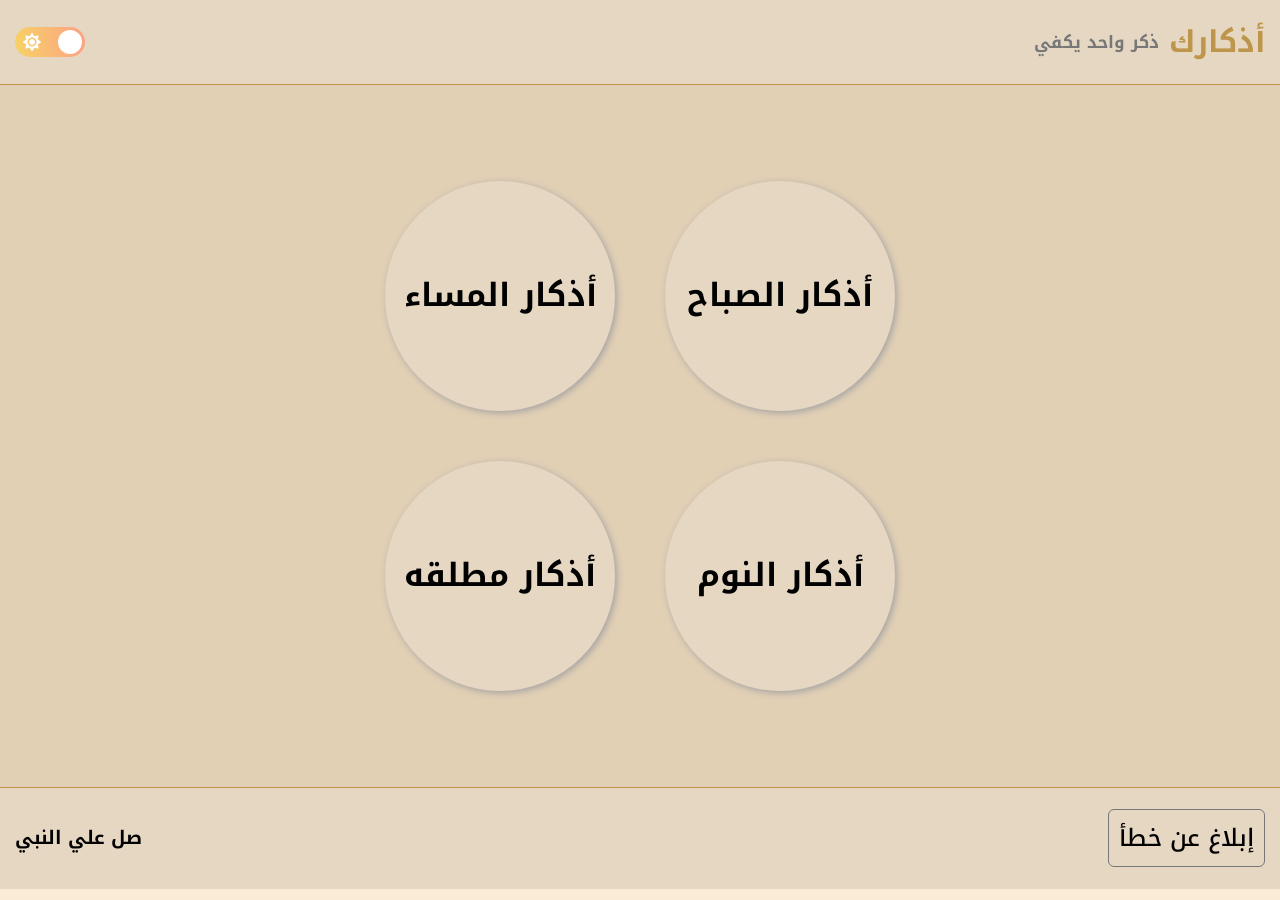
<file: index.html>
<!DOCTYPE html>
<html lang="ar">
<head>
    <meta charset="UTF-8">
    <meta name="viewport" content="width=device-width, initial-scale=1.0">
    <title>Azkark</title>
    <link rel="icon" href="imgs/azkark.png">
    <!-- #region css files -->
    <link rel="stylesheet" href="css/normalize.css">
    <link rel="stylesheet" href="css/all.min.css">
    <link rel="stylesheet" href="css/framework.css">
    <link rel="stylesheet" href="css/main.css">
    <!-- #endregion -->
    <!-- #region fonts -->
    <link rel="preconnect" href="https://fonts.googleapis.com">
    <link rel="preconnect" href="https://fonts.gstatic.com" crossorigin>
    <link href="https://fonts.googleapis.com/css2?family=Noto+Kufi+Arabic:wght@100..900&display=swap" rel="stylesheet">
    <!-- #endregion -->
</head>
<body class="index light-mode">
    <!-- #region header -->
    <header class="flex-between border-b-999 w-100 index-header p-15">
        <div class="title flex-align-c">
            <h1 class="m-none">أذكارك</h1>
            <h2 class="m-none c-777">ذكر واحد يكفي</h2>
        </div>
        <label class="darkmode-lable block w-fit">
            <input type="checkbox" id="theme-btn" class="theme-checkbox">
            <div></div>
        </label>
    </header>
    <!-- #endregion -->
    <!-- #region page -->
    <section class="page">
        <div class="box grid">
            <a href="sapah.html" class="circile rad-50 flex-align-c">
                <h1>أذكار الصباح</h1>
            </a>
            <a href="masaa.html" class="circile rad-50 flex-align-c">
                <h1>أذكار المساء</h1>
            </a>
            <a href="sleep.html" class="circile rad-50 flex-align-c">
                <h1>أذكار النوم</h1>
            </a>
            <a href="any-time.html" class="circile rad-50 flex-align-c">
                <h1>أذكار مطلقه</h1>
            </a>
        </div>
    </section>
    <!-- #endregion -->
    <!-- #region footer -->
    <footer class="flex-between w-100 p-15">
        <div class="rebort">
            <a href="proplems.html" class="proplem">إبلاغ عن خطأ</a>
        </div>
        <!-- <div class="contact flex-align-c">
            <span>تواصل معنا</span>
            <div class="links">
                <a href=""><i class="fa-brands fa-facebook"></i></a>
                <a href=""><i class="fa-brands fa-instagram"></i></a>
            </div>
        </div> -->
        <h3 class="txt-c">صل علي النبي</h3>
    </footer>
    <!-- #endregion -->
    <script src="js/main.js"></script>
</body>
</html>
</file>
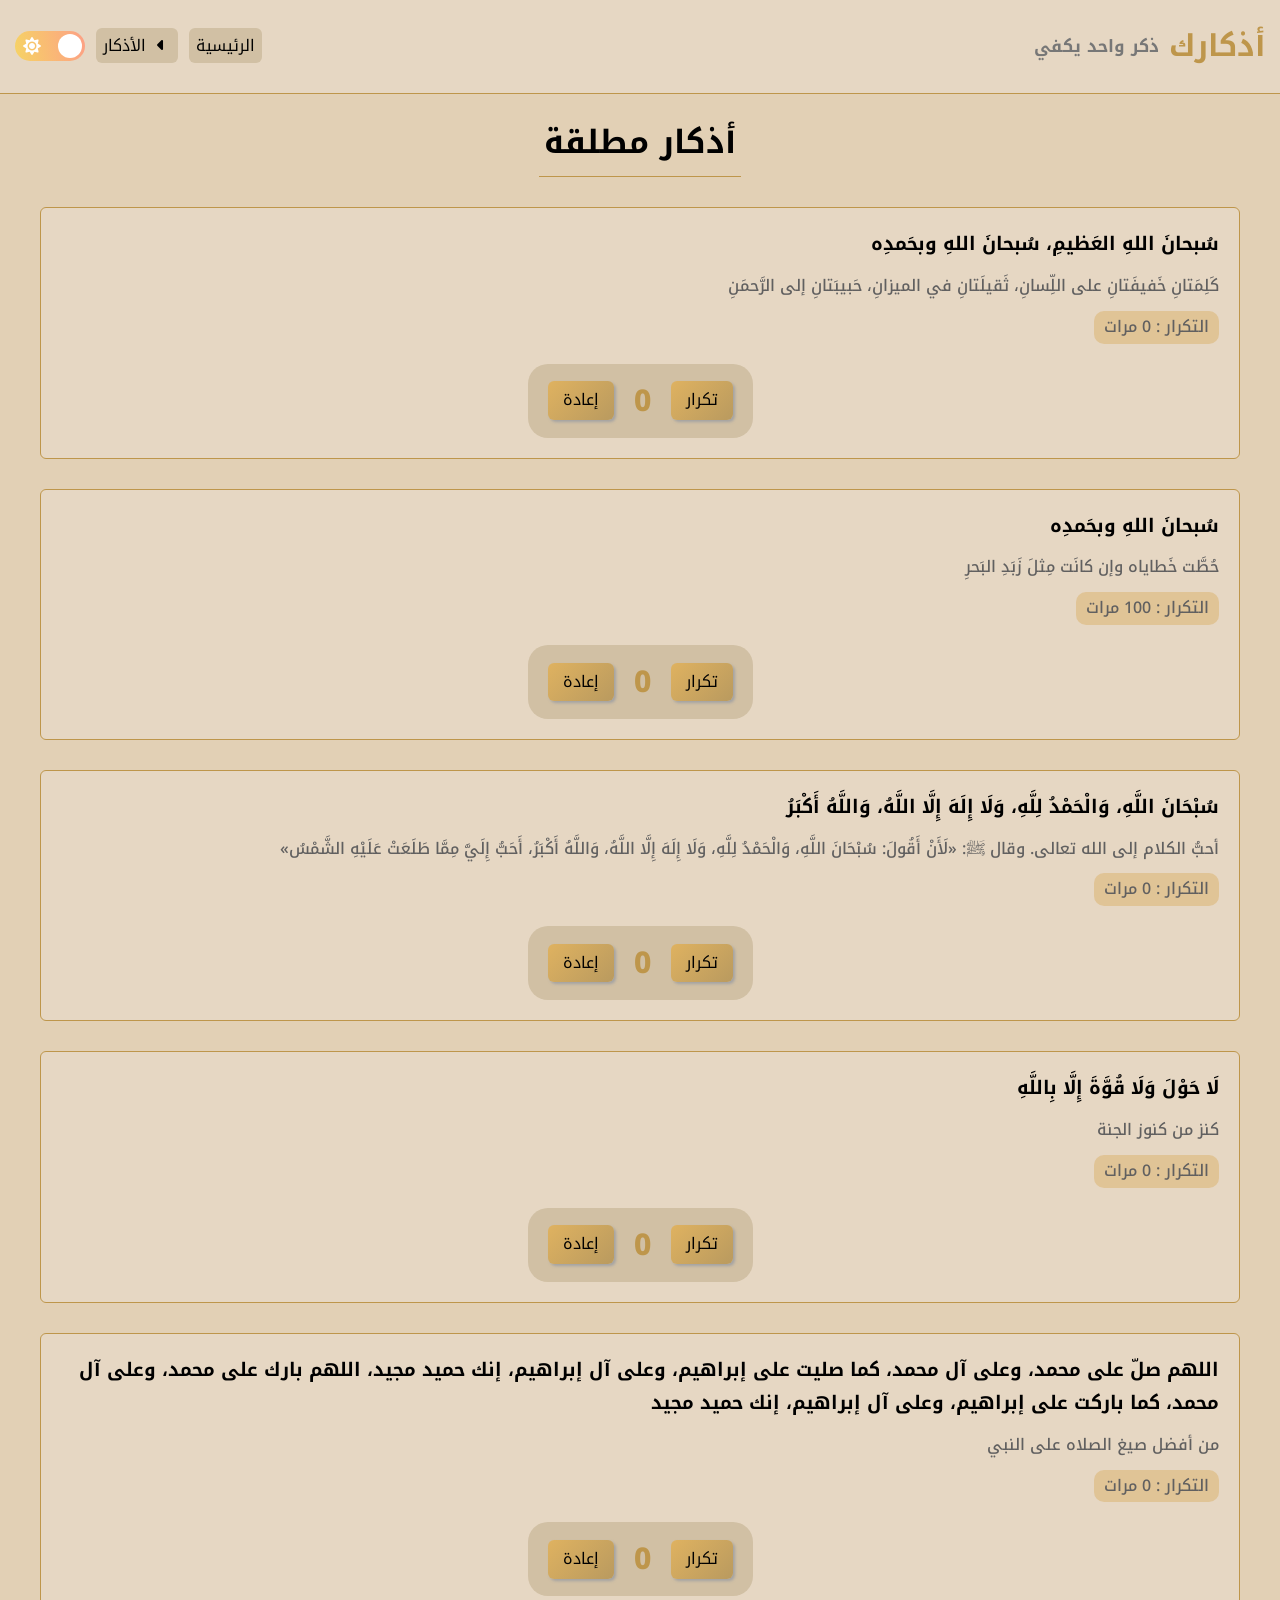
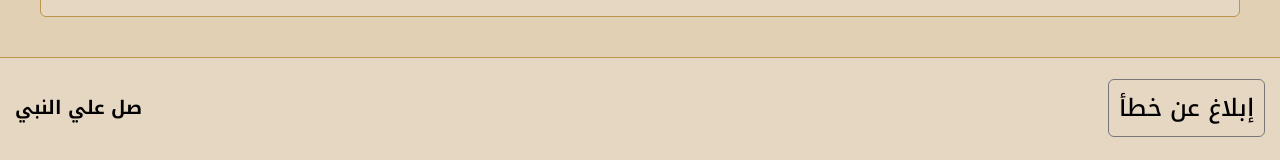
<file: any-time.html>
<!DOCTYPE html>
<html lang="ar">
<head>
    <meta charset="UTF-8">
    <meta name="viewport" content="width=device-width, initial-scale=1.0">
    <title>أذكار مطلقة</title>
    <link rel="icon" href="imgs/azkark.png">
    <!-- #region css files -->
    <link rel="stylesheet" href="css/normalize.css">
    <link rel="stylesheet" href="css/all.min.css">
    <link rel="stylesheet" href="css/framework.css">
    <link rel="stylesheet" href="css/main.css">
    <!-- #endregion -->
    <!-- #region fonts -->
    <link rel="preconnect" href="https://fonts.googleapis.com">
    <link rel="preconnect" href="https://fonts.gstatic.com" crossorigin>
    <link href="https://fonts.googleapis.com/css2?family=Noto+Kufi+Arabic:wght@100..900&display=swap" rel="stylesheet">
    <!-- #endregion -->
</head>
<body class="sapah">
    <!-- #region header -->
    <header class="flex-between p-15 w-100">
        <div class="text flex-align-c">
            <h1 class="m-none">أذكارك</h1>
            <h2 class="m-none c-777">ذكر واحد يكفي</h2>
        </div>
        <nav>
            <ul class="flex-align-c">
                <li><a href="index.html" class="rad-6">الرئيسية</a></li>
                <li>
                    <button class="relative" id="box">
                        <span class="c-pointer rad-6"><i class="fa-solid fa-caret-left arrow" id="icon"></i>الأذكار</span>
                        <ul class="absolute menu" id="cont">
                            <li><a href="sapah.html">أذكار الصباح</a></li>
                            <li><a href="masaa.html">أذكار المساء</a></li>
                            <li><a href="sleep.html">أذكار النوم</a></li>
                        </ul>
                    </button>
                </li>
                <li>
                    <label class="darkmode-lable block m-c w-fit">
                        <input type="checkbox" id="theme-btn" class="theme-checkbox">
                        <div></div>
                    </label>
                </li>
            </ul>
        </nav>
    </header>
    <!-- #endregion -->
    <!-- #region page -->
    <section class="page p-20">
        <h1 class="w-fit m-c m-none heading">أذكار مطلقة</h1>
        <div class="card-container">
        </div>
    </section>
    <!-- #endregion -->
    <!-- #region footer -->
    <footer class="flex-between w-100 p-15">
        <div class="rebort">
            <a href="proplems.html" class="proplem">إبلاغ عن خطأ</a>
        </div>
        <h3 class="txt-c">صل علي النبي</h3>
        <!-- <div class="contact flex-align-c">
            <span>تواصل معنا</span>
            <div class="links">
                <a href=""><i class="fa-brands fa-facebook"></i></a>
                <a href=""><i class="fa-brands fa-instagram"></i></a>
            </div>
        </div> -->
    </footer>
    <!-- #endregion -->
    <script src="js/azkar-any-time.js"></script>
    <script src="js/card.js"></script>
    <script src="js/main.js"></script>
</body>
</html>
</file>
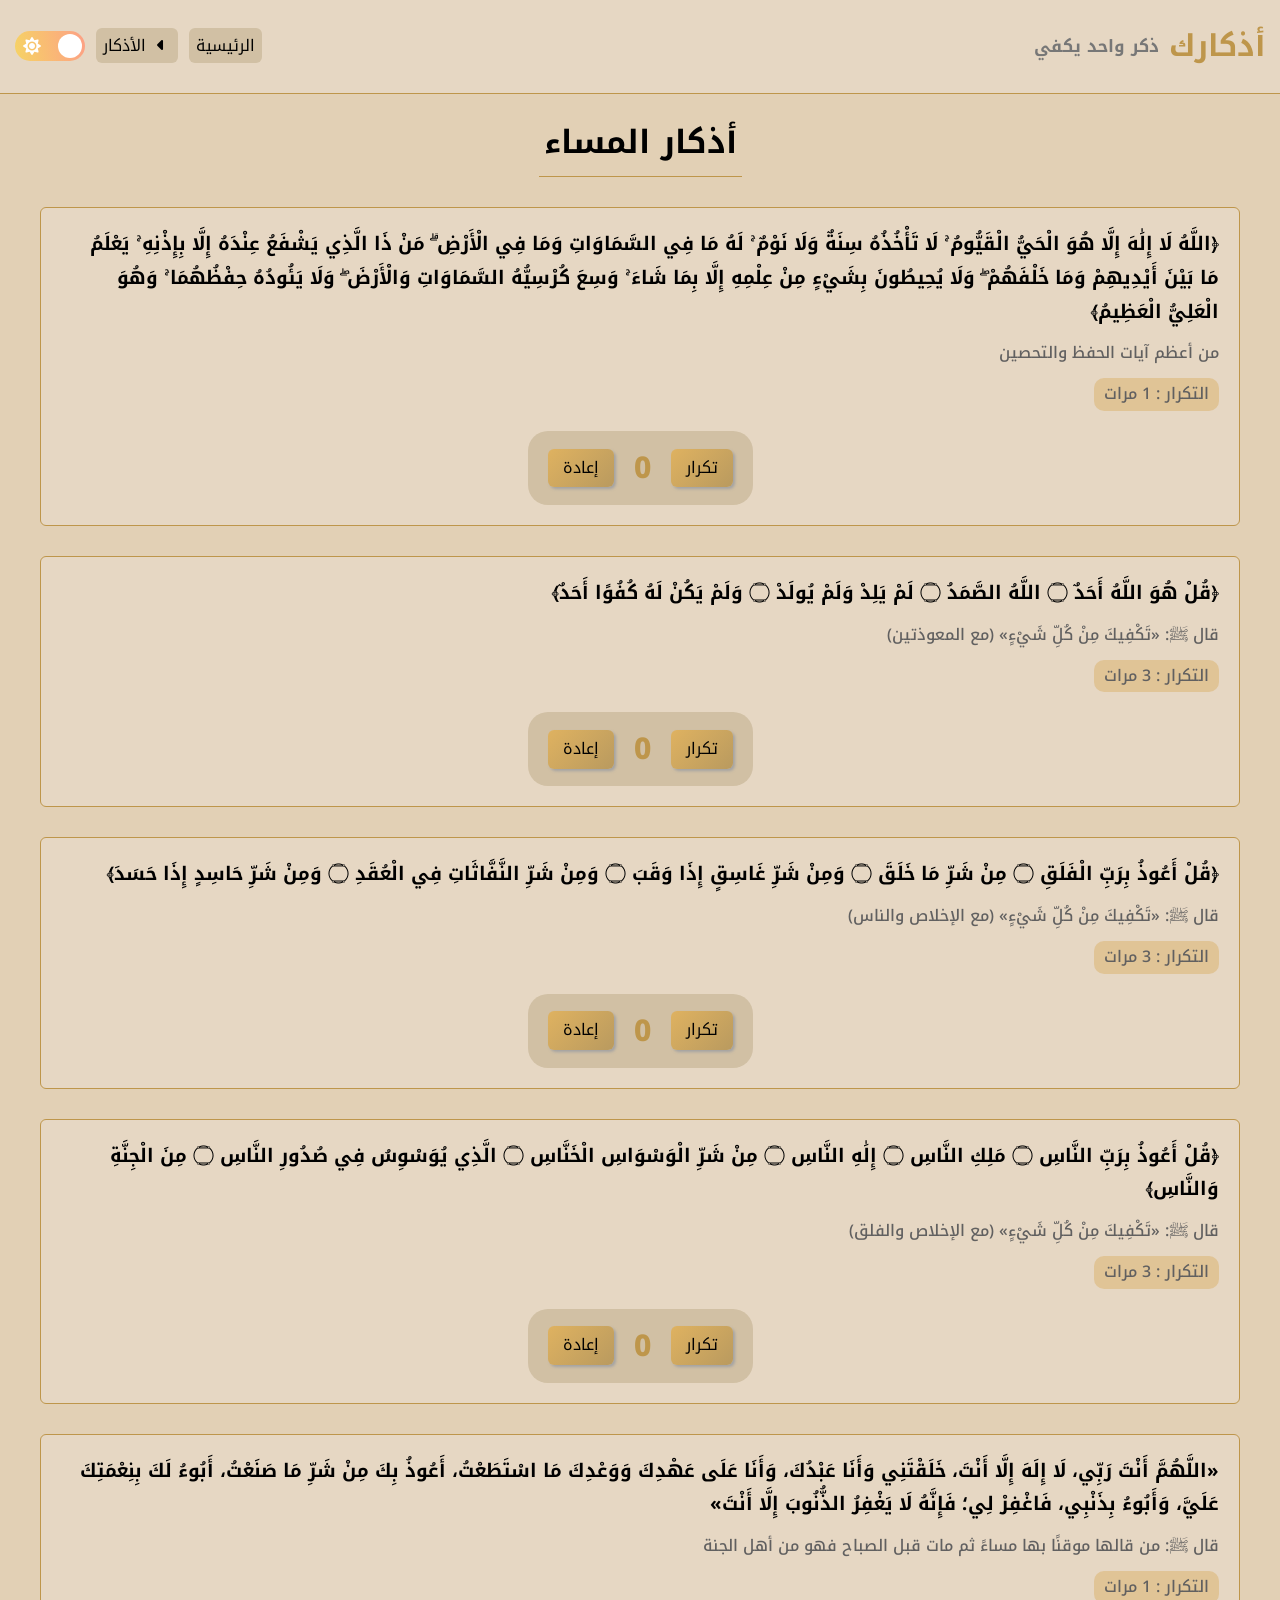
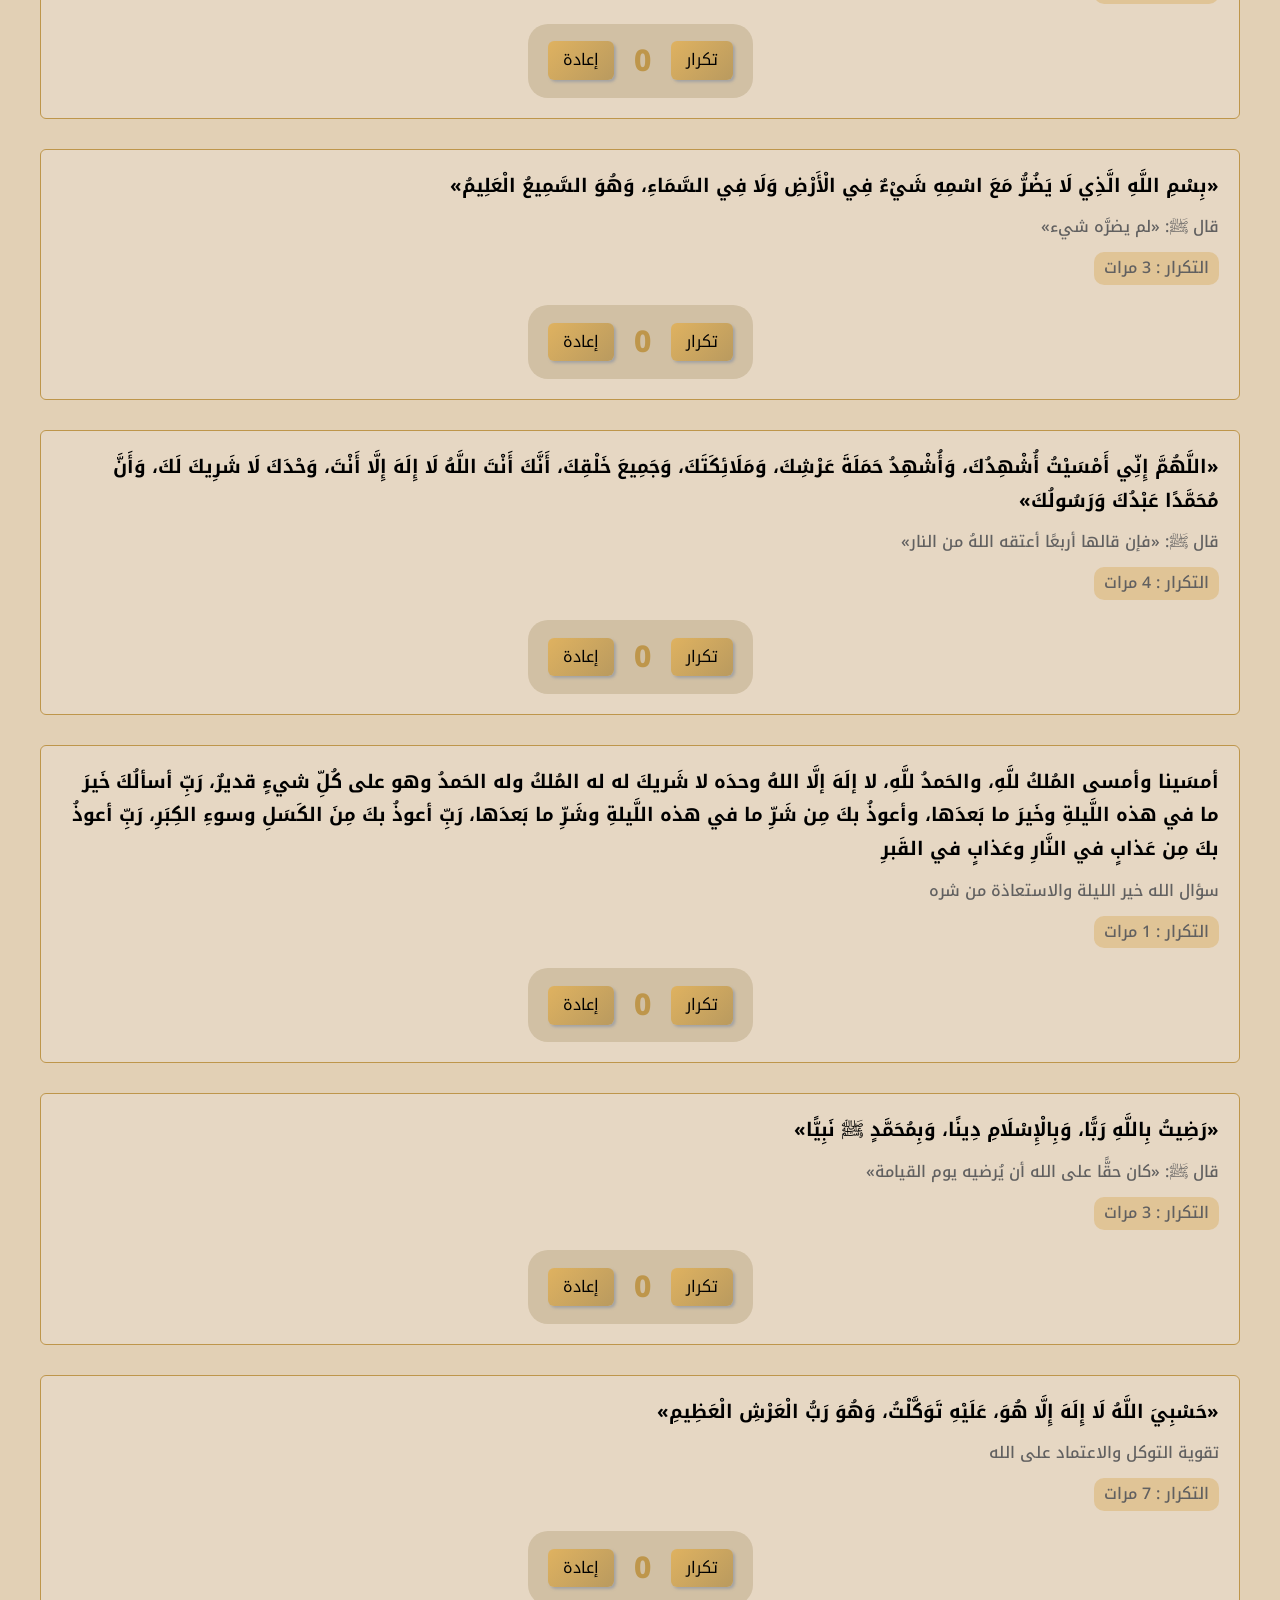
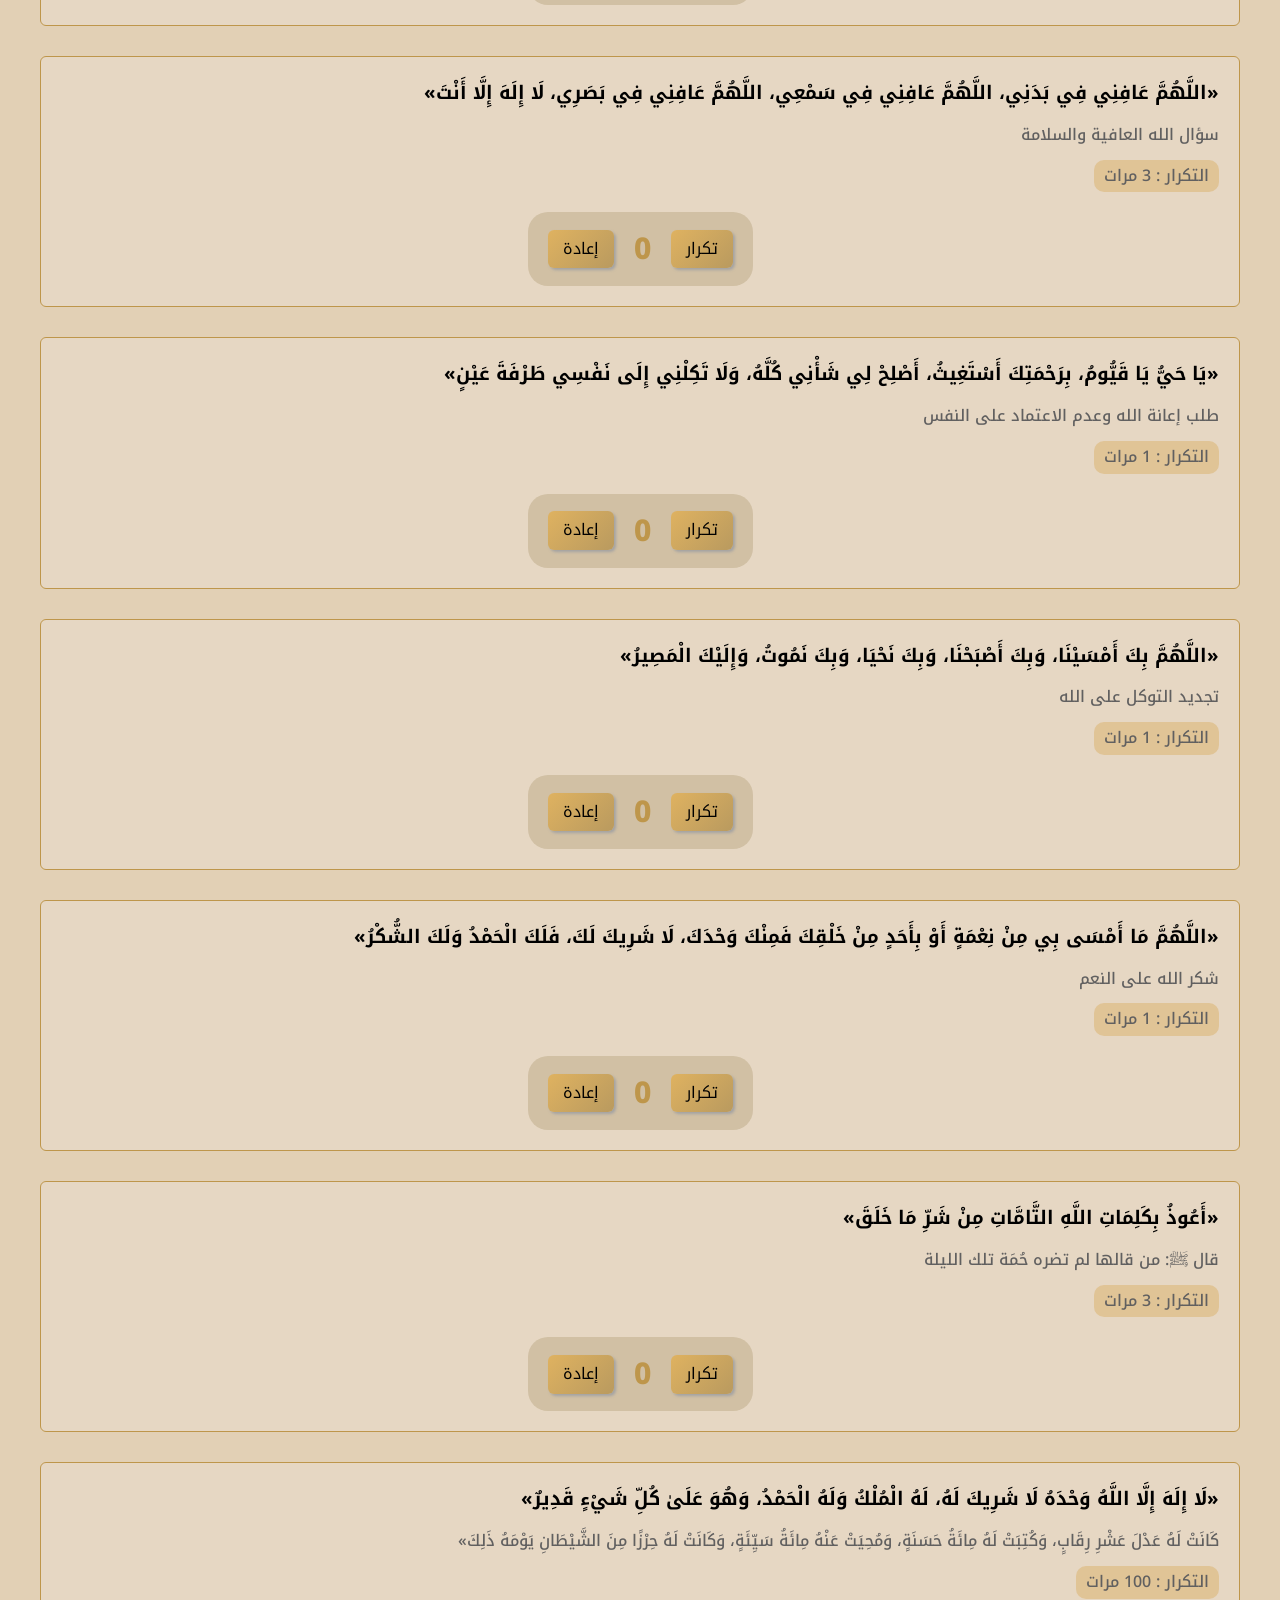
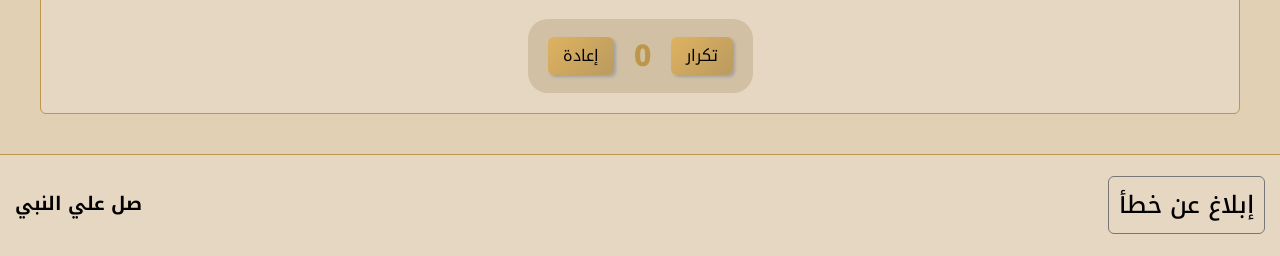
<file: masaa.html>
<!DOCTYPE html>
<html lang="ar">
<head>
    <meta charset="UTF-8">
    <meta name="viewport" content="width=device-width, initial-scale=1.0">
    <title>أذكار المساء</title>
    <link rel="icon" href="imgs/azkark.png">
    <!-- #region css files -->
    <link rel="stylesheet" href="css/normalize.css">
    <link rel="stylesheet" href="css/all.min.css">
    <link rel="stylesheet" href="css/framework.css">
    <link rel="stylesheet" href="css/main.css">
    <!-- #endregion -->
    <!-- #region fonts -->
    <link rel="preconnect" href="https://fonts.googleapis.com">
    <link rel="preconnect" href="https://fonts.gstatic.com" crossorigin>
    <link href="https://fonts.googleapis.com/css2?family=Noto+Kufi+Arabic:wght@100..900&display=swap" rel="stylesheet">
    <!-- #endregion -->
</head>
<body class="sapah">
    <!-- #region header -->
    <header class="flex-between p-15 w-100">
        <div class="text flex-align-c">
            <h1 class="m-none">أذكارك</h1>
            <h2 class="m-none c-777">ذكر واحد يكفي</h2>
        </div>
        <nav>
            <ul class="flex-align-c">
                <li><a href="index.html" class="rad-6">الرئيسية</a></li>
                <li>
                    <button class="relative" id="box">
                        <span class="c-pointer rad-6"><i class="fa-solid fa-caret-left arrow" id="icon"></i>الأذكار</span>
                        <ul class="absolute menu" id="cont">
                            <li><a href="sapah.html">أذكار الصباح</a></li>
                            <li><a href="sleep.html">أذكار النوم</a></li>
                            <li><a href="any-time.html">أذكار مطلقة</a></li>
                        </ul>
                    </button>
                </li>
                <li>
                    <label class="darkmode-lable block m-c w-fit">
                        <input type="checkbox" id="theme-btn" class="theme-checkbox">
                        <div></div>
                    </label>
                </li>
            </ul>
        </nav>
    </header>
    <!-- #endregion -->
    <!-- #region page -->
    <section class="page p-20">
        <h1 class="w-fit m-c m-none heading">أذكار المساء</h1>
        <div class="card-container">
        </div>
    </section>
    <!-- #endregion -->
    <!-- #region footer -->
    <footer class="flex-between w-100 p-15">
        <div class="rebort">
            <a href="proplems.html" class="proplem">إبلاغ عن خطأ</a>
        </div>
        <h3 class="txt-c">صل علي النبي</h3>
        <!-- <div class="contact flex-align-c">
            <span>تواصل معنا</span>
            <div class="links">
                <a href=""><i class="fa-brands fa-facebook"></i></a>
                <a href=""><i class="fa-brands fa-instagram"></i></a>
            </div>
        </div> -->
    </footer>
    <!-- #endregion -->
    <script src="js/azkar-massa.js"></script>
    <script src="js/card.js"></script>
    <script src="js/main.js"></script>
</body>
</html>
</file>
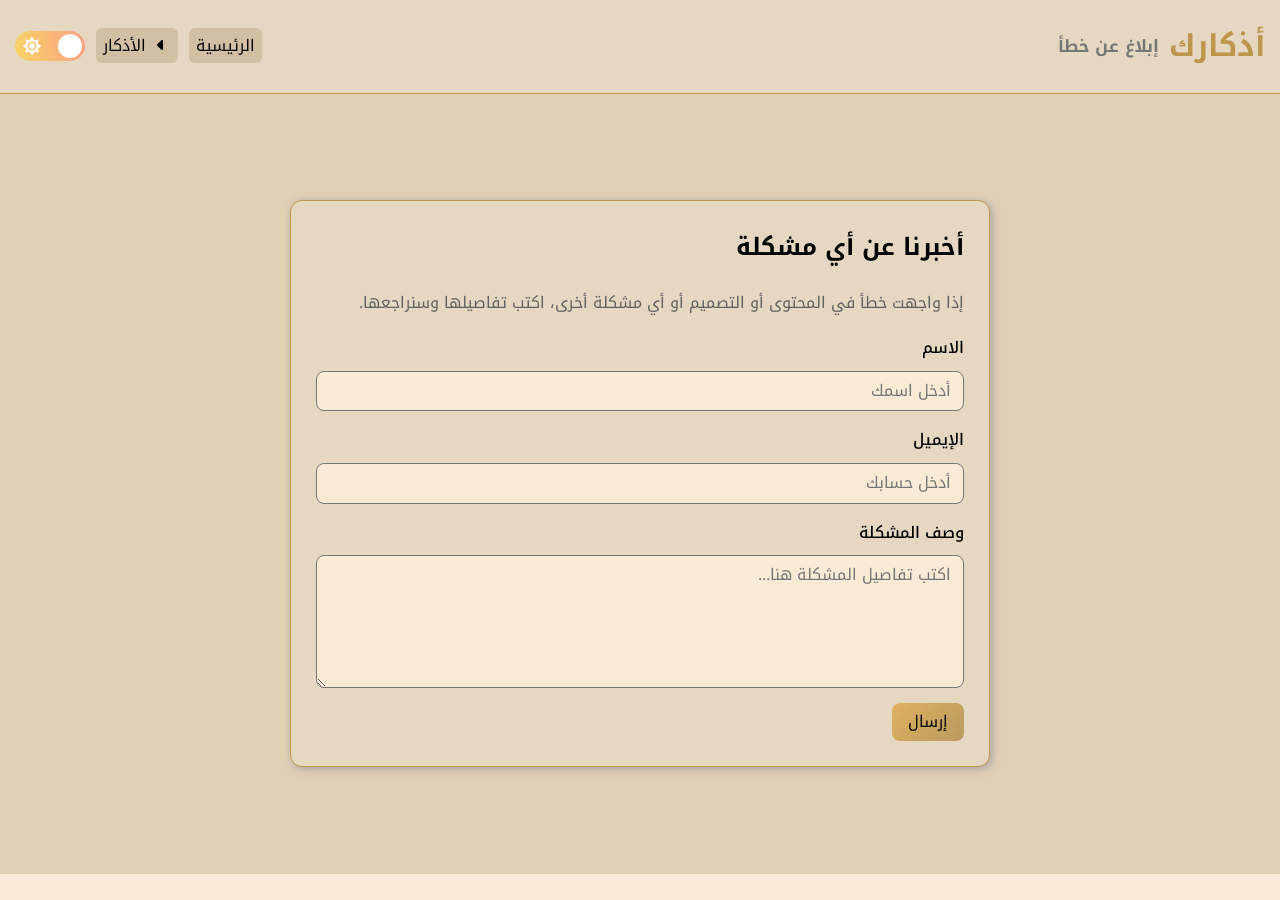
<file: proplems.html>
<!DOCTYPE html>
<html lang="ar">
<head>
    <meta charset="UTF-8">
    <meta name="viewport" content="width=device-width, initial-scale=1.0">
    <title>إبلاغ عن خطأ</title>
    <link rel="icon" href="imgs/azkark.png">
    <!-- #region css files -->
    <link rel="stylesheet" href="css/normalize.css">
    <link rel="stylesheet" href="css/all.min.css">
    <link rel="stylesheet" href="css/framework.css">
    <link rel="stylesheet" href="css/main.css">
    <!-- #endregion -->
    <!-- #region fonts -->
    <link rel="preconnect" href="https://fonts.googleapis.com">
    <link rel="preconnect" href="https://fonts.gstatic.com" crossorigin>
    <link href="https://fonts.googleapis.com/css2?family=Noto+Kufi+Arabic:wght@100..900&display=swap" rel="stylesheet">
    <!-- #endregion -->
</head>
<body class="light-mode problem-page">
    <!-- #region header -->
    <header class="flex-between border-b-999 w-100 index-header p-15">
        <div class="title flex-align-c">
            <h1 class="m-none">أذكارك</h1>
            <h2 class="m-none c-777">إبلاغ عن خطأ</h2>
        </div>
        <nav>
            <ul class="flex-align-c">
                <li>
                    <a href="index.html" class="rad-6 p-10 back">الرئيسية</a>
                </li>
                <li>
                    <button class="relative" id="box">
                        <span class="c-pointer rad-6"><i class="fa-solid fa-caret-left arrow" id="icon"></i>الأذكار</span>
                        <ul class="absolute menu" id="cont">
                            <li><a href="sapah.html">أذكار الصباح</a></li>
                            <li><a href="masaa.html">أذكار المساء</a></li>
                            <li><a href="sleep.html">أذكار النوم</a></li>
                            <li><a href="any-time.html">أذكار مطلقة</a></li>
                        </ul>
                    </button>
                </li>
                <li>
                    <label class="darkmode-lable block m-c w-fit">
                        <input type="checkbox" id="theme-btn" class="theme-checkbox">
                        <div></div>
                    </label>
                </li>
            </ul>
        </nav>
    </header>
    <!-- #endregion -->
    <!-- #region page -->
    <section class="page p-20">
        <div class="problem-box">
            <h2>أخبرنا عن أي مشكلة</h2>
            <p>إذا واجهت خطأ في المحتوى أو التصميم أو أي مشكلة أخرى، اكتب تفاصيلها وسنراجعها.</p>
            <form class="problem-form" action="https://formspree.io/f/mrewwpqv" method="post">
                <label>
                    الاسم
                    <input type="text" placeholder="أدخل اسمك" name="username" required>
                </label>
                <label>
                    الإيميل
                    <input type="text" placeholder="أدخل حسابك" name="email" required>
                </label>
                <label>
                    وصف المشكلة
                    <textarea rows="6" placeholder="اكتب تفاصيل المشكلة هنا..." name="massage" required></textarea>
                </label>
                <button type="submit">إرسال</button>
            </form>
        </div>
    </section>
    <!-- #endregion -->
    <script src="js/main.js"></script>
</body>
</html>
</file>
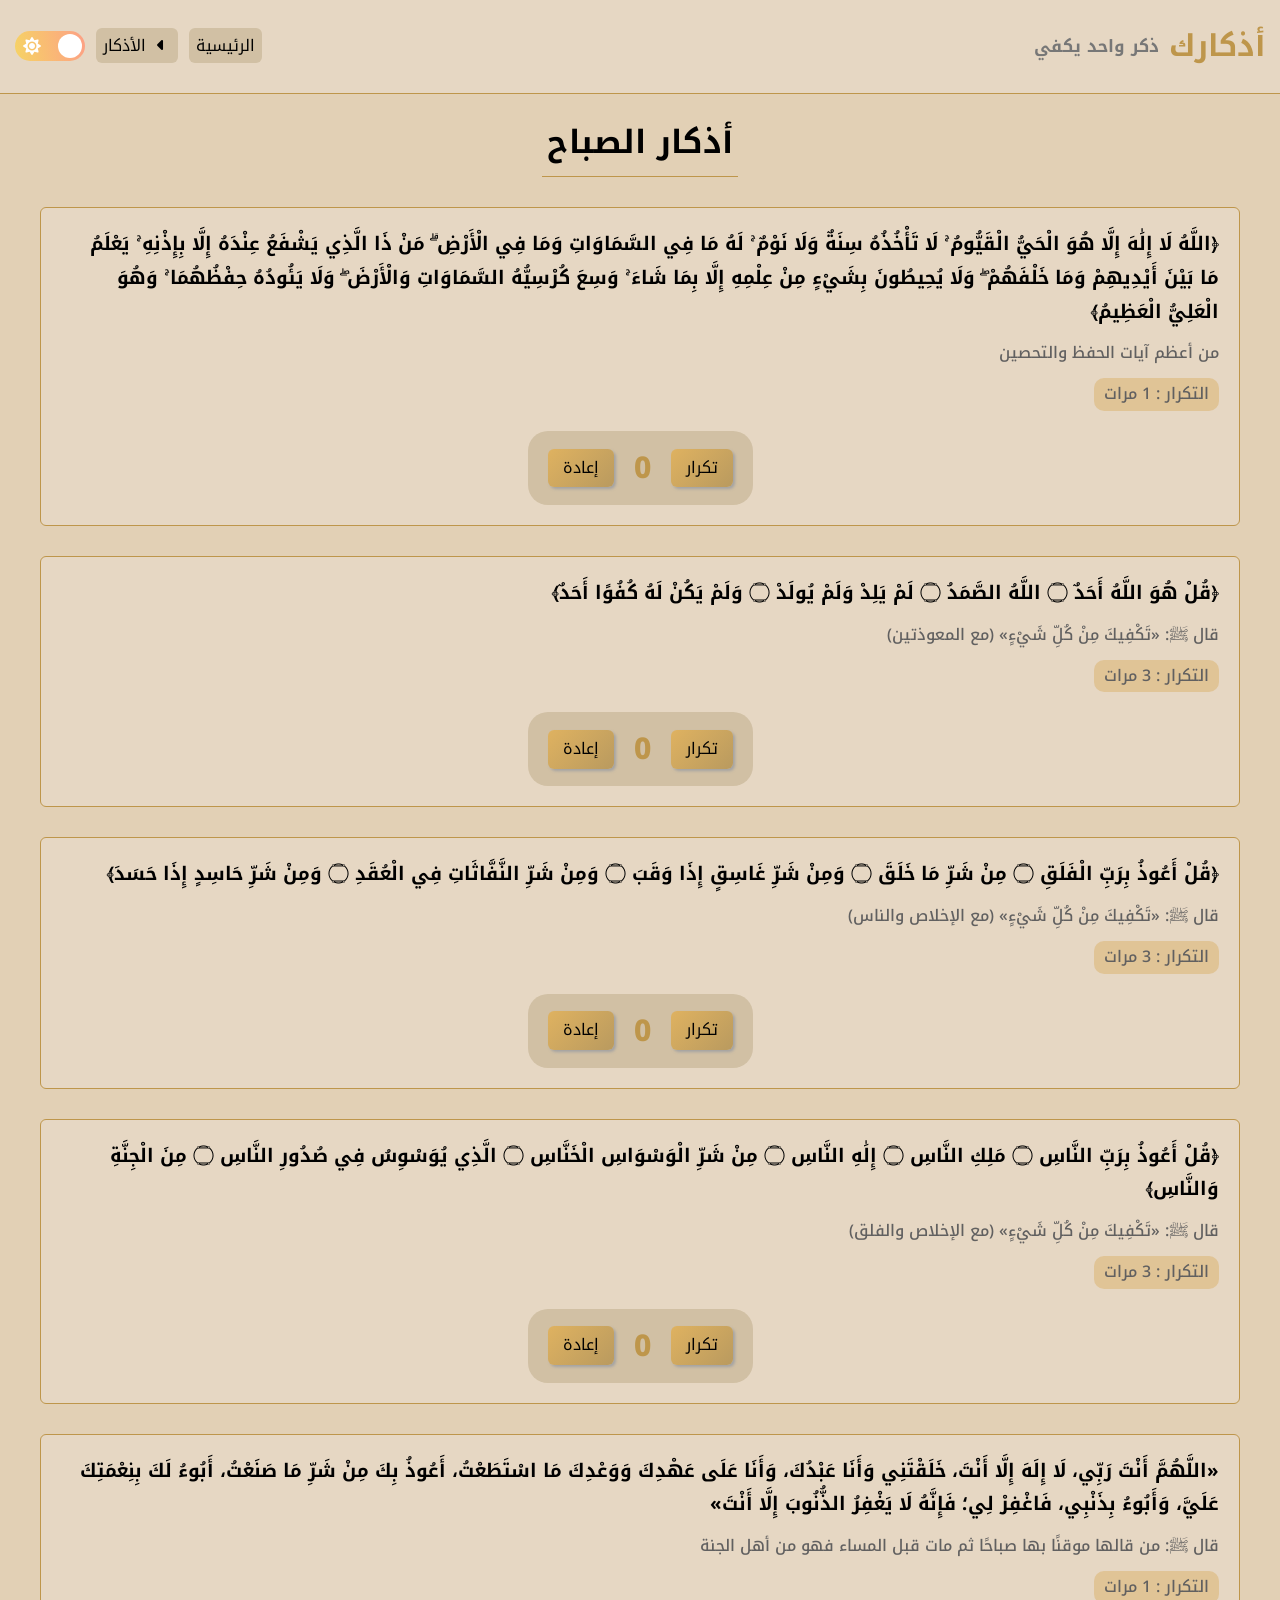
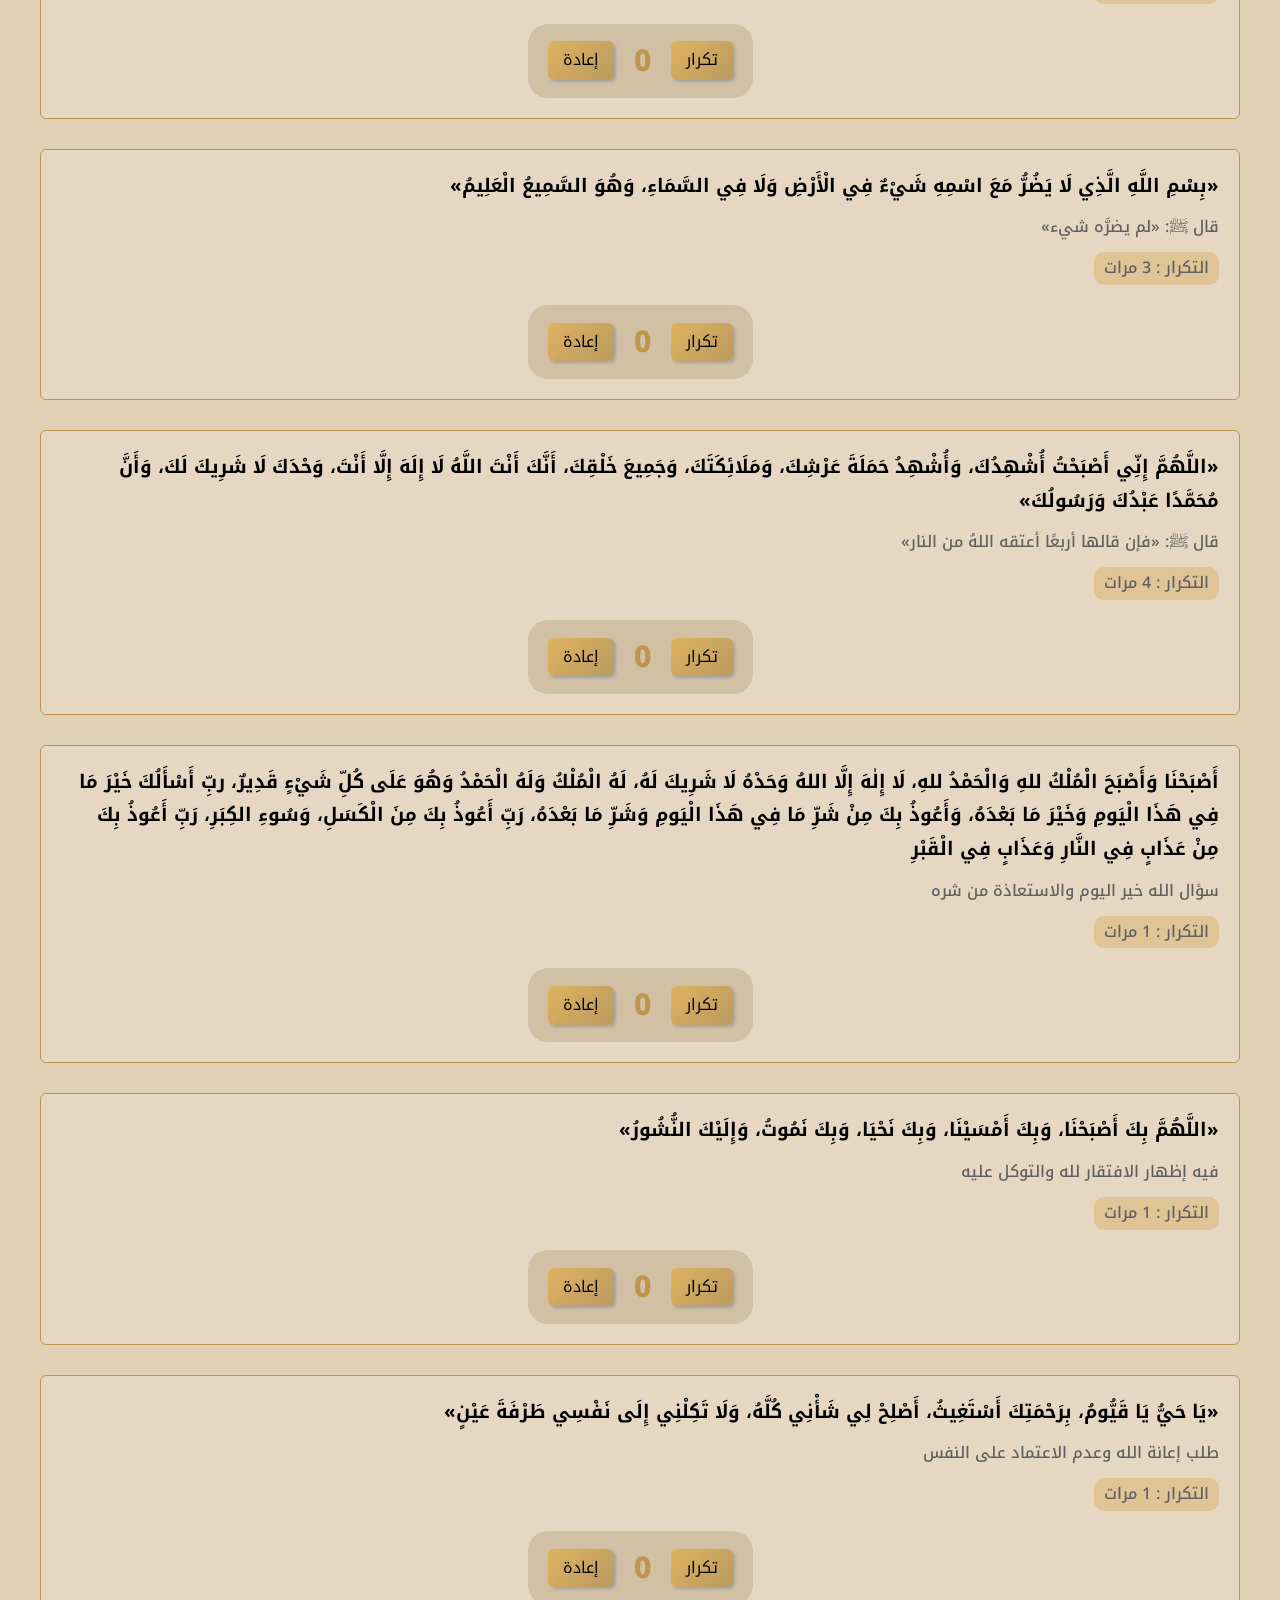
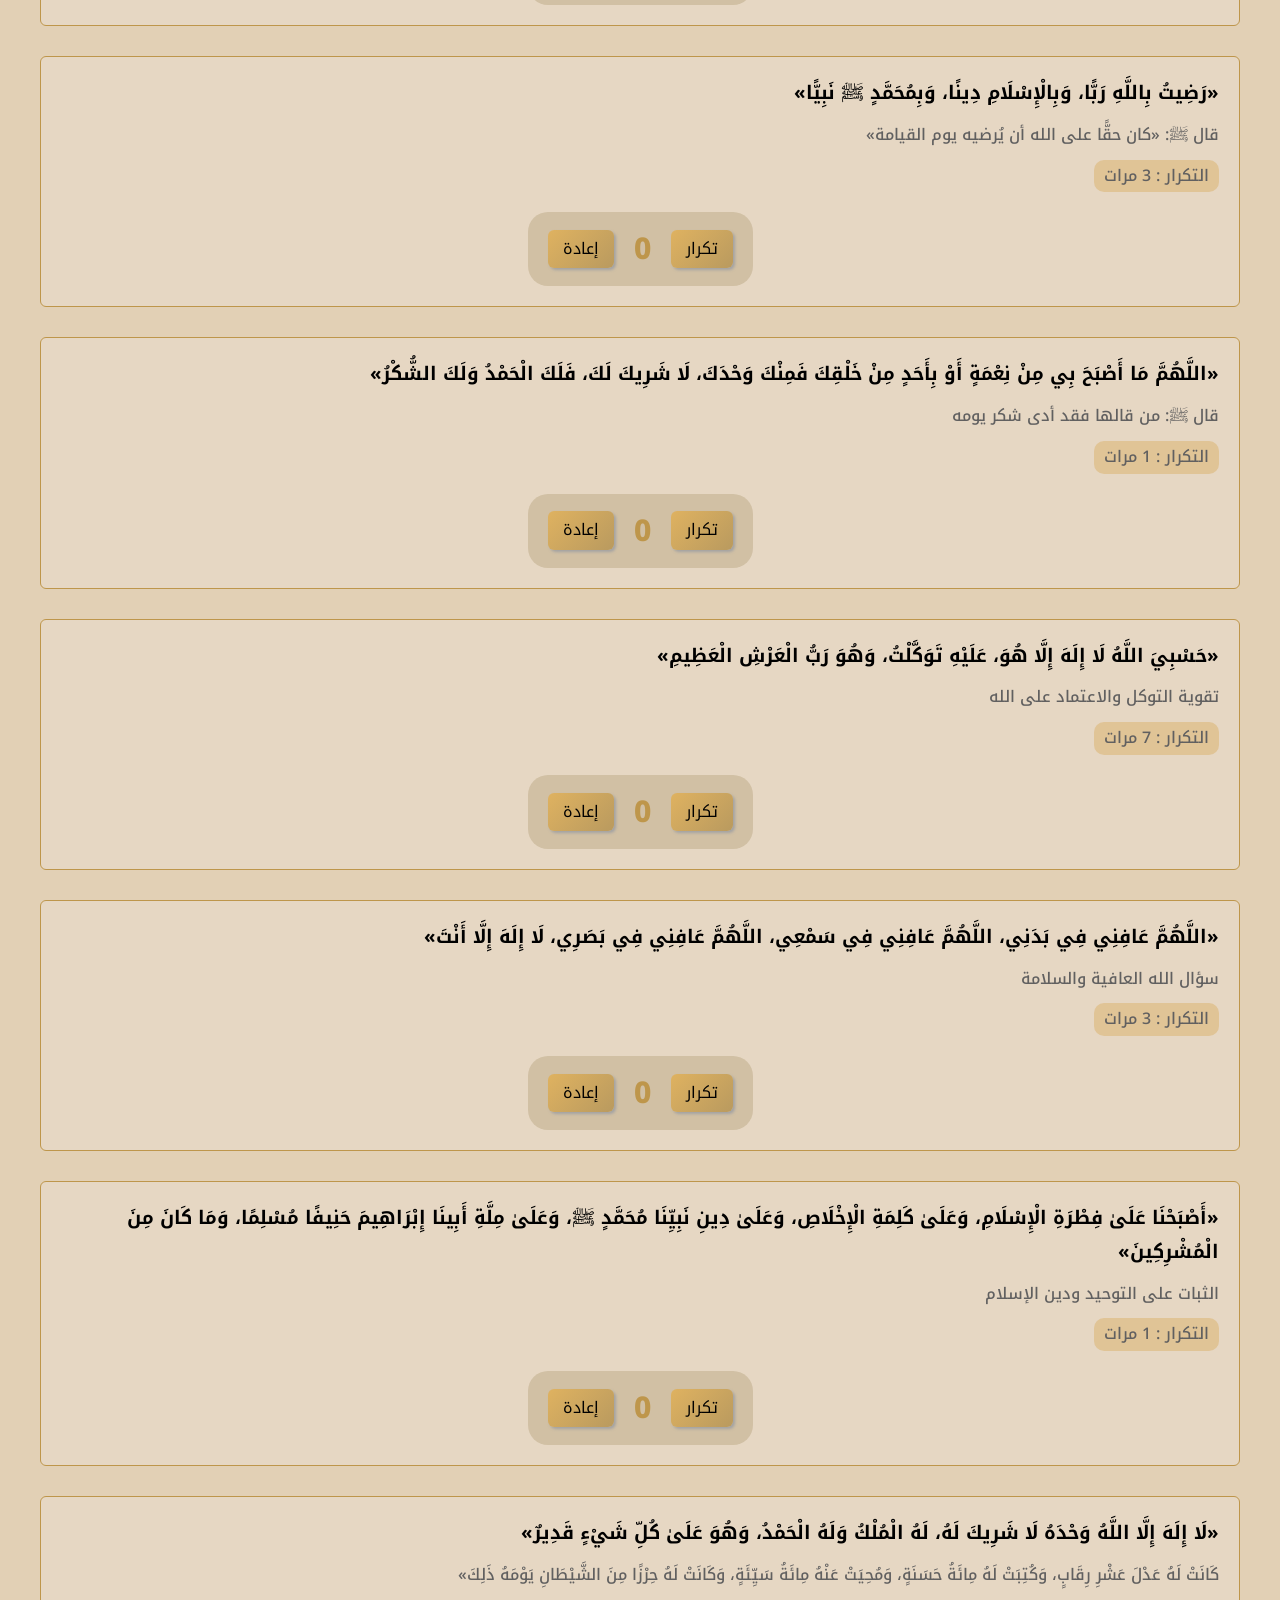
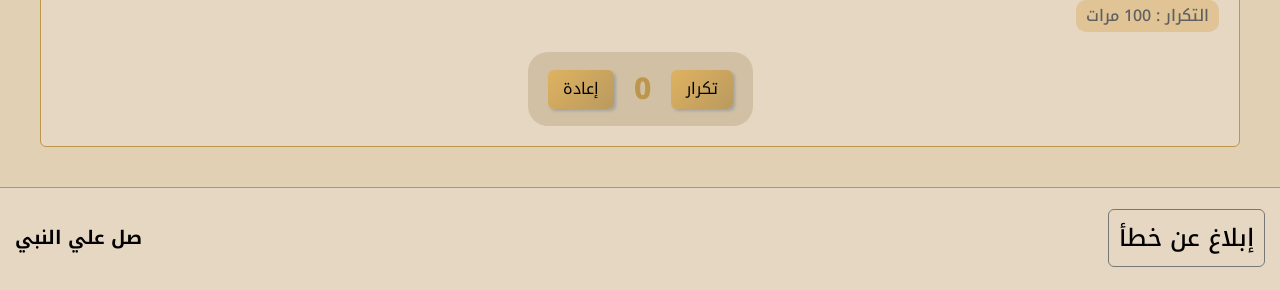
<file: sapah.html>
<!DOCTYPE html>
<html lang="ar">
<head>
    <meta charset="UTF-8">
    <meta name="viewport" content="width=device-width, initial-scale=1.0">
    <title>أذكار الصباح</title>
    <link rel="icon" href="imgs/azkark.png">
    <!-- #region css files -->
    <link rel="stylesheet" href="css/normalize.css">
    <link rel="stylesheet" href="css/all.min.css">
    <link rel="stylesheet" href="css/framework.css">
    <link rel="stylesheet" href="css/main.css">
    <!-- #endregion -->
    <!-- #region fonts -->
    <link rel="preconnect" href="https://fonts.googleapis.com">
    <link rel="preconnect" href="https://fonts.gstatic.com" crossorigin>
    <link href="https://fonts.googleapis.com/css2?family=Noto+Kufi+Arabic:wght@100..900&display=swap" rel="stylesheet">
    <!-- #endregion -->
</head>
<body class="sapah">
    <!-- #region header -->
    <header class="flex-between p-15 w-100">
        <div class="text flex-align-c">
            <h1 class="m-none">أذكارك</h1>
            <h2 class="m-none c-777">ذكر واحد يكفي</h2>
        </div>
        <nav>
            <ul class="flex-align-c">
                <li><a href="index.html" class="rad-6">الرئيسية</a></li>
                <li>
                    <button class="relative" id="box">
                        <span class="c-pointer rad-6"><i class="fa-solid fa-caret-left arrow" id="icon"></i>الأذكار</span>
                        <ul class="absolute menu" id="cont">
                            <li><a href="masaa.html">أذكار المساء</a></li>
                            <li><a href="sleep.html">أذكار النوم</a></li>
                            <li><a href="any-time.html">أذكار مطلقة</a></li>
                        </ul>
                    </button>
                </li>
                <li>
                    <label class="darkmode-lable block m-c w-fit">
                        <input type="checkbox" id="theme-btn" class="theme-checkbox">
                        <div></div>
                    </label>
                </li>
            </ul>
        </nav>
    </header>
    <!-- #endregion -->
    <!-- #region page -->
    <section class="page p-20">
        <h1 class="w-fit m-c m-none heading">أذكار الصباح</h1>
        <div class="card-container">
        </div>
    </section>
    <!-- #endregion -->
    <!-- #region footer -->
    <footer class="flex-between w-100 p-15">
        <div class="rebort">
            <a href="proplems.html" class="proplem">إبلاغ عن خطأ</a>
        </div>
        <h3 class="txt-c">صل علي النبي</h3>
        <!-- <div class="contact flex-align-c">
            <span>تواصل معنا</span>
            <div class="links">
                <a href=""><i class="fa-brands fa-facebook"></i></a>
                <a href=""><i class="fa-brands fa-instagram"></i></a>
            </div>
        </div> -->
    </footer>
    <!-- #endregion -->
    <script src="js/azkar-sapah.js"></script>
    <script src="js/card.js"></script>
    <script src="js/main.js"></script>
</body>
</html>
</file>
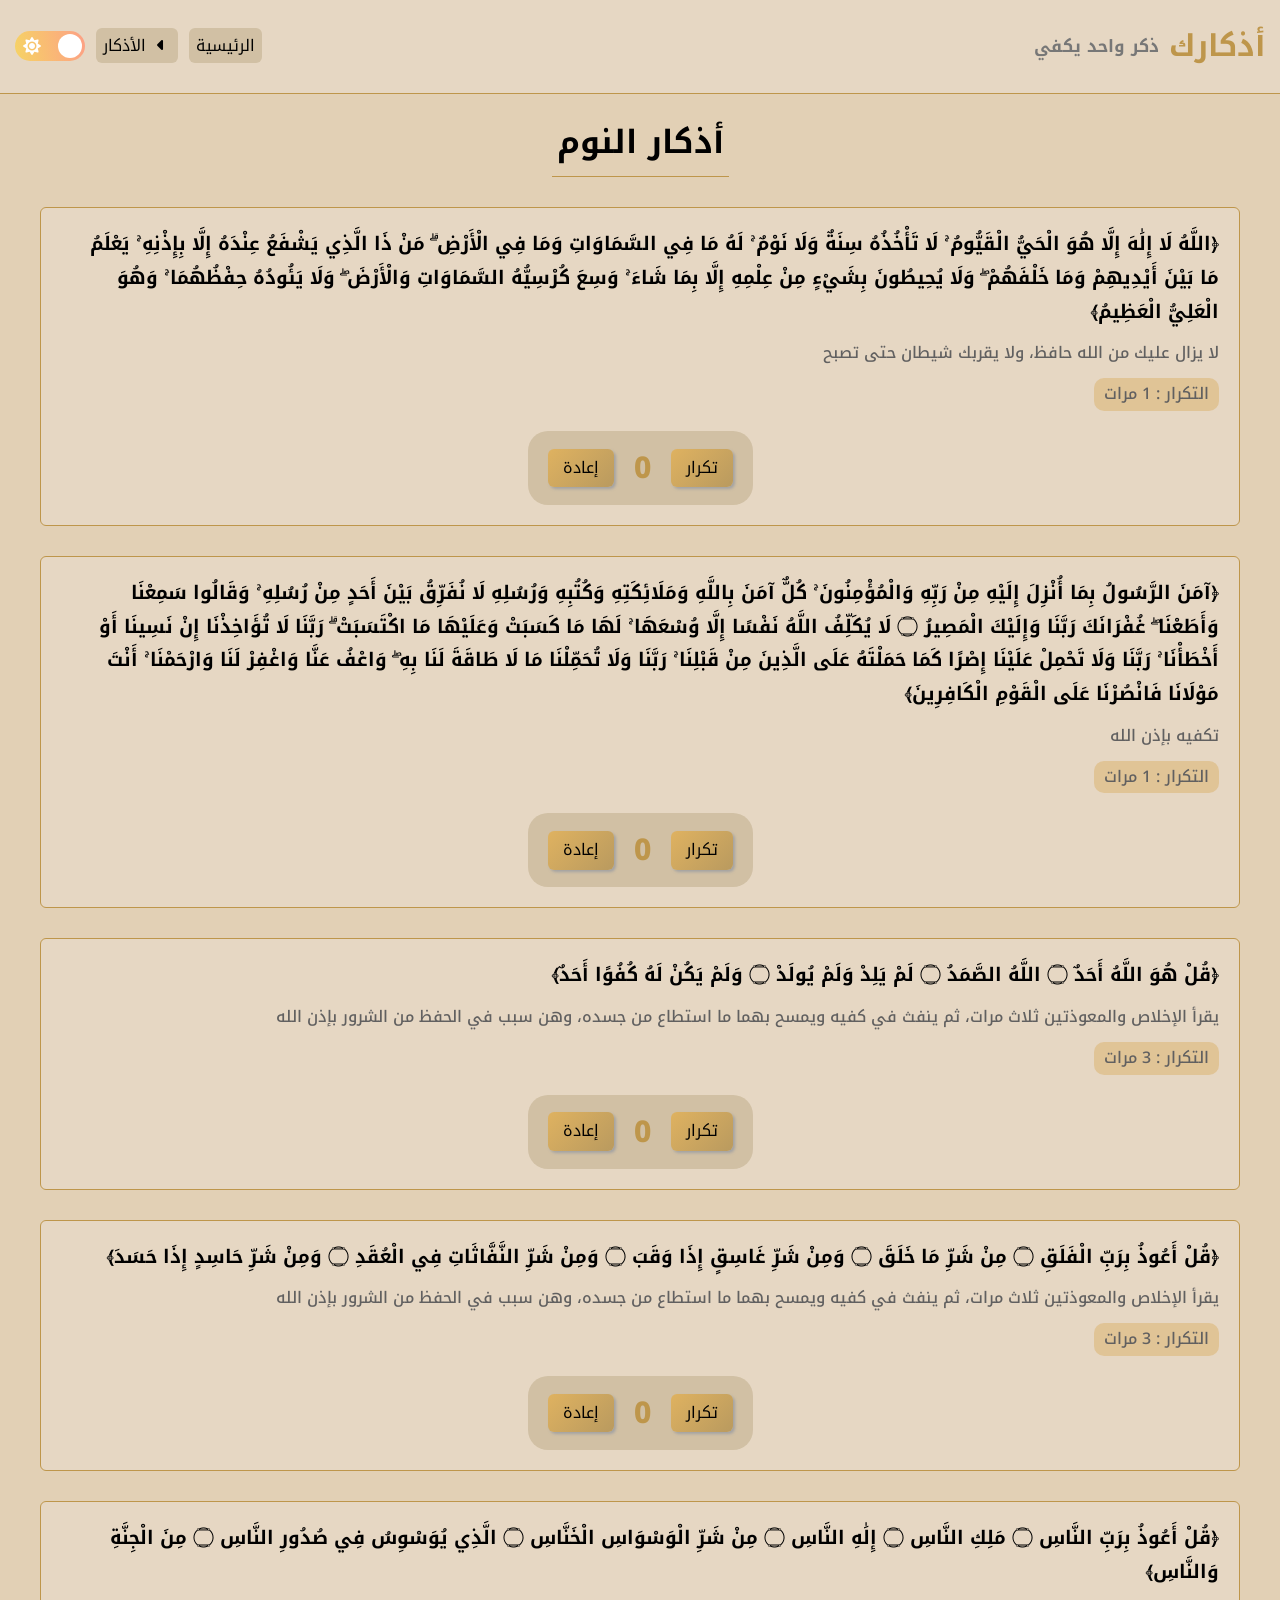
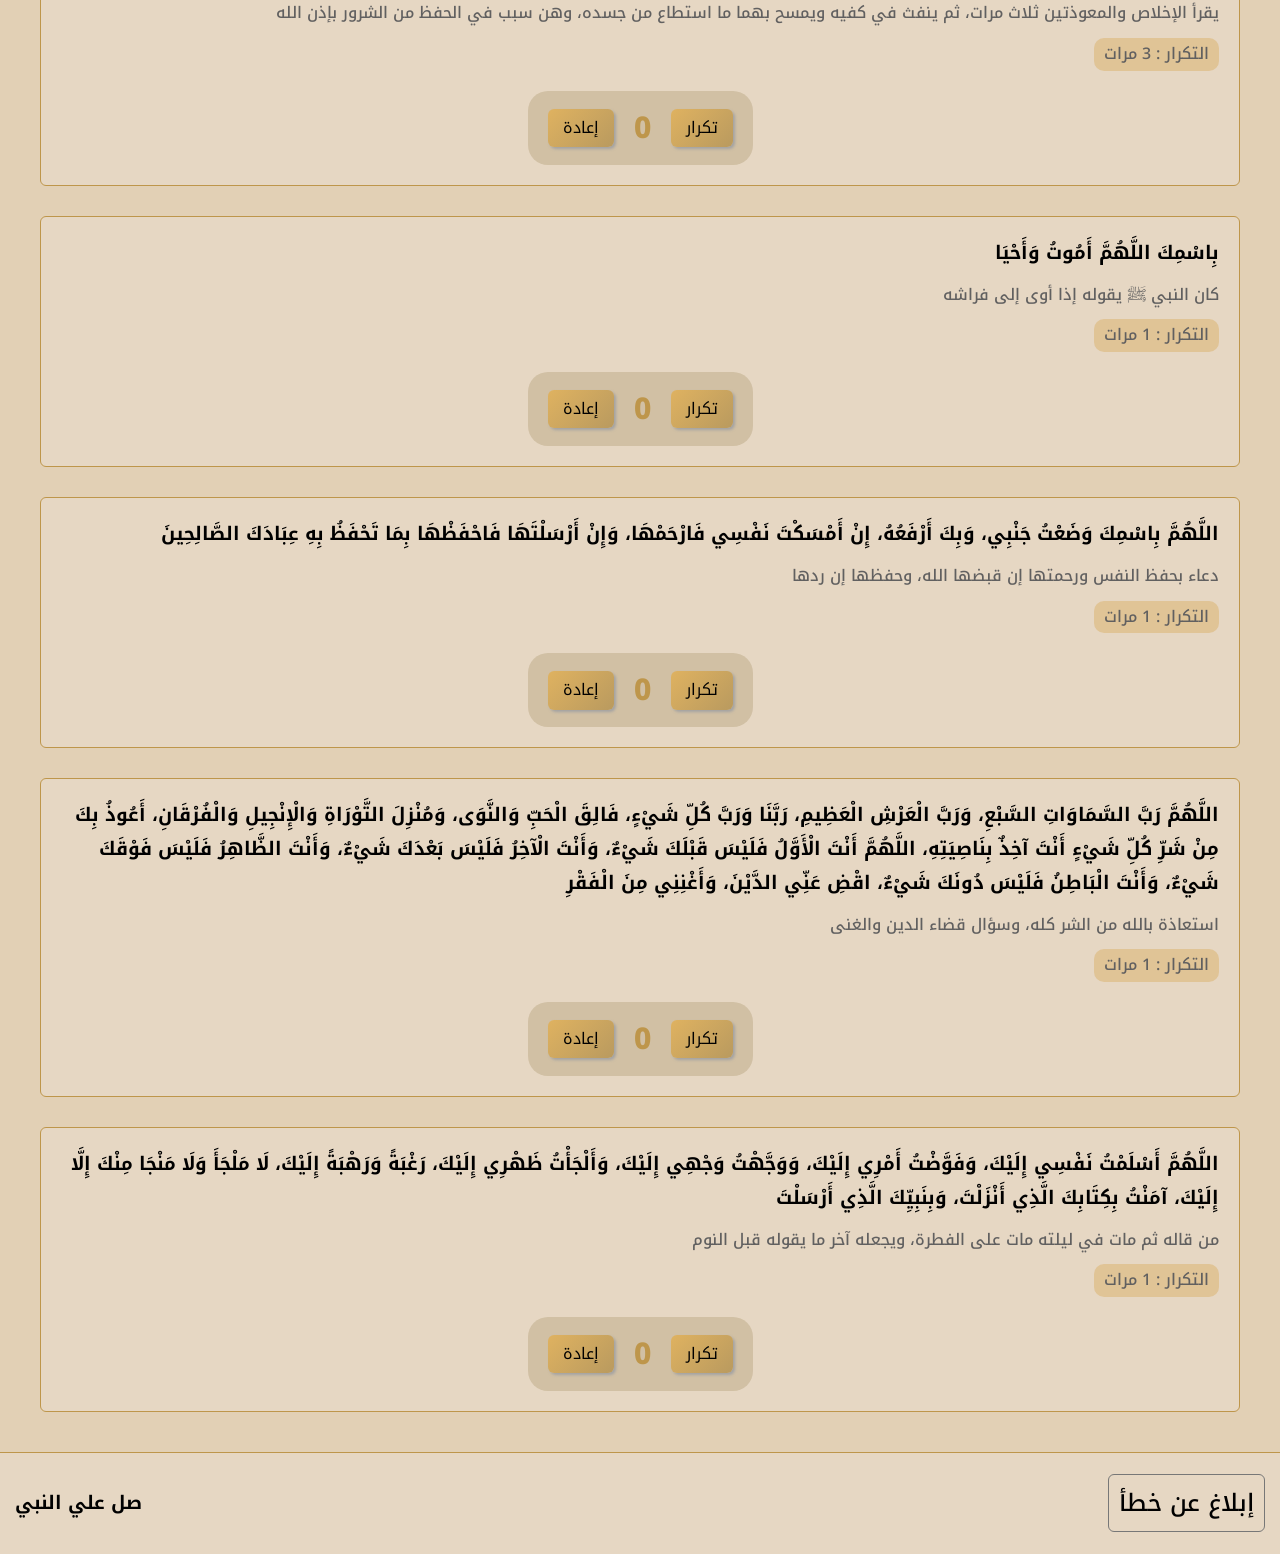
<file: sleep.html>
<!DOCTYPE html>
<html lang="ar">
<head>
    <meta charset="UTF-8">
    <meta name="viewport" content="width=device-width, initial-scale=1.0">
    <title>أذكار النوم</title>
    <link rel="icon" href="imgs/azkark.png">
    <!-- #region css files -->
    <link rel="stylesheet" href="css/normalize.css">
    <link rel="stylesheet" href="css/all.min.css">
    <link rel="stylesheet" href="css/framework.css">
    <link rel="stylesheet" href="css/main.css">
    <!-- #endregion -->
    <!-- #region fonts -->
    <link rel="preconnect" href="https://fonts.googleapis.com">
    <link rel="preconnect" href="https://fonts.gstatic.com" crossorigin>
    <link href="https://fonts.googleapis.com/css2?family=Noto+Kufi+Arabic:wght@100..900&display=swap" rel="stylesheet">
    <!-- #endregion -->
</head>
<body class="sapah">
    <!-- #region header -->
    <header class="flex-between p-15 w-100">
        <div class="text flex-align-c">
            <h1 class="m-none">أذكارك</h1>
            <h2 class="m-none c-777">ذكر واحد يكفي</h2>
        </div>
        <nav>
            <ul class="flex-align-c">
                <li><a href="index.html" class="rad-6">الرئيسية</a></li>
                <li>
                    <button class="relative" id="box">
                        <span class="c-pointer rad-6"><i class="fa-solid fa-caret-left arrow" id="icon"></i>الأذكار</span>
                        <ul class="absolute menu" id="cont">
                            <li><a href="sapah.html">أذكار الصباح</a></li>
                            <li><a href="masaa.html">أذكار المساء</a></li>
                            <li><a href="any-time.html">أذكار مطلقة</a></li>
                        </ul>
                    </button>
                </li>
                <li>
                    <label class="darkmode-lable block m-c w-fit">
                        <input type="checkbox" id="theme-btn" class="theme-checkbox">
                        <div></div>
                    </label>
                </li>
            </ul>
        </nav>
    </header>
    <!-- #endregion -->
    <!-- #region page -->
    <section class="page p-20">
        <h1 class="w-fit m-c m-none heading">أذكار النوم</h1>
        <div class="card-container">
        </div>
    </section>
    <!-- #endregion -->
    <!-- #region footer -->
    <footer class="flex-between w-100 p-15">
        <div class="rebort">
            <a href="proplems.html" class="proplem">إبلاغ عن خطأ</a>
        </div>
        <h3 class="txt-c">صل علي النبي</h3>
        <!-- <div class="contact flex-align-c">
            <span>تواصل معنا</span>
            <div class="links">
                <a href=""><i class="fa-brands fa-facebook"></i></a>
                <a href=""><i class="fa-brands fa-instagram"></i></a>
            </div>
        </div> -->
    </footer>
    <!-- #endregion -->
    <script src="js/azkar-sleep.js"></script>
    <script src="js/card.js"></script>
    <script src="js/main.js"></script>
</body>
</html>
</file>
<file: css/framework.css>
/* #region disply + position */
.flex-evenly {
    display: flex;
    align-items: center;
    justify-content: space-evenly;
}
.flex-between {
    display: flex;
    align-items: center;
    justify-content: space-between;
}
.flex-align-c {
    display: flex;
    align-items: center;
    justify-content: center;
}
.grid {
    display: grid;
}
.block {
    display: block;
}
.relative {
    position: relative;
}
.absolute {
    position: absolute;
}
/* #endregion */
/* #region border + margin + padding */
.border-b-999 {
    border-bottom: 1px solid #999;
}
.border-t-999 {
    border-top: 1px solid #999;
}
.rad-6 {
    border-radius: 6px;
}
.rad-50 {
    border-radius: 50%;
}
.m-none {
    margin: 0;
}
.m-c {
    margin-left: auto;
    margin-right: auto;
}
.mt-none {
    margin-top: 0;
}
.mt-15 {
    margin-top: 15px;
}
.mb-none {
    margin-bottom: 0;
}
.mb-10 {
    margin-bottom: 10px;
}
.mb-15 {
    margin-bottom: 15px;
}
.ml-20 {
    margin-left: 20px;
}
.p-20 {
    padding: 20px;
}
.p-15 {
    padding: 15px;
}
.pb-10 {
    padding-bottom: 10px;
}
/* #endregion */
/* #region width & height */
.w-fit {
    width: fit-content;
}
.w-100 {
    width: 100%;
}
/* #endregion */
/* #region colors */
.c-777 {
    color: #777;
}
.main-bg-c {
    background-color: rgb(230, 215, 195);
}
/* #endregion */
/* #region cursor */
.c-pointer {
    cursor: pointer;
}
/* #endregion */
</file>
<file: css/main.css>
/* #region local values */
:root {
    --main-transition: 0.3s;
}
* {
    box-sizing: border-box;
    text-decoration: none;
    transition: var(--main-transition);
    list-style: none;
    line-height: 1.8;
    -webkit-tap-highlight-color: transparent;
}
body.light-mode {
    --card-bg-color: rgb(230, 215, 195);
    --card-hover-bg-color: rgb(209, 192, 164);
    --card-done-bg: rgba(73, 231, 99, 0.075);
    --main-text-c : black;
    --second-txt-c: #616060;
    --body-c: antiquewhite;
    --border-color: #777;
    --toggle-btn-bg-c: linear-gradient(80deg, #f6d365, #fda085);
    --toggle-btn-c: rgb(31, 29, 29);
    --txt-bg-c: rgb(209, 192, 164);
    --txt-bg-c-hover: rgb(201, 184, 157);
    --main-c: #be964b;
    --second-c: #91733c;
    --transparent-c: #2a2520;
    --btn-bg: linear-gradient(135deg, #dfb260, #b99a5f);
    --shadow-bg: rgb(163, 162, 162);
    --shadow-bg-hover: gray;
    --counter-bg: rgb(209, 192, 164);
}
body.dark-mode {
    --card-bg-color: #2A2A2A;
    --card-hover-bg-color: #353232;
    --card-done-bg: rgba(73, 231, 99, 0.075);
    --main-text-c : #f5f5f5;
    --second-txt-c: #cfcdcd;
    --body-c: #1E1E1E;
    --border-color: #3A3A3A;
    --toggle-btn-bg-c: linear-gradient(80deg, rgb(91, 91, 238), rgb(37, 37, 136));
    --toggle-btn-c: rgb(129, 152, 255);
    --txt-bg-c: #555252;
    --txt-bg-c-hover: rgb(73, 69, 69);
    --main-c: #d4a854;
    --second-c: #91733c;
    --transparent-c: #2a2520;
    --btn-bg: linear-gradient(135deg, #d4ba88, #ad8946);
    --shadow-bg: rgb(65, 58, 57);
    --shadow-bg-hover: rgb(88, 88, 88);
    --counter-bg: #353232;
}
html {
    background-color: var(--body-c);
}
body {
    font-family: "Noto Kufi Arabic", sans-serif;
    background-color: var(--body-c);
    direction: rtl;
}
.page {
    min-height: 78vh;
    background-color: #8a6c3636;
}
header {
    border-bottom: 1px solid var(--main-c) !important;
}
ul {
    padding: 0;
}
::-webkit-scrollbar {
    width: 10px;
}
::-webkit-scrollbar-track {
    background-color: rgb(143, 143, 143);
}
::-webkit-scrollbar-thumb {
    background-color: rgb(245, 193, 126);
}
::-webkit-scrollbar-thumb:hover {
    background-color: var(--card-hover-bg-color);
}
header h1 {
    color: var(--main-text-c);
}
@media (max-width: 767px) {
    header h1 {
        font-size: 25px;
    }
}
.dark-mode header nav :hover {
    color: var(--main-c) !important;
}
/* #endregion */

/* #region coponent */
/* #region dark mode toggle btn */
.theme-checkbox {
    -webkit-appearance: none;
    appearance: none;
    display: none;
}
.darkmode-lable {
    cursor: pointer;
}
.darkmode-lable div {
    width: 70px;
    height: 30px;
    border-radius: 15px;
    position: relative;
    background: var(--toggle-btn-bg-c);
}
.darkmode-lable div::before {
    content: "";
    position: absolute;
    top: 50%;
    transform: translateY(-50%);
    /* left: 42px; */
    right: 4%;
    width: 24px;
    height: 24px;
    border-radius: 50%;
    background-color: white;
    transition: var(--main-transition) ease;
}
.darkmode-lable input:checked + div::before {
    right: 60%;
}
.darkmode-lable input:hover + div::before {
    transform: scale(1.1) translateY(-50%);
    transform-origin: top;
}
.darkmode-lable div::after {
    font-family: "Font Awesome 5 Free";
    content: "\f185";
    font-weight: 900;
    color: white;
    padding: 2px;
    transition: 0.5s;
    width: 20px;
    height: 20px;
    border-radius: 50%;
    position: absolute;
    left: 5px;
    top: 50%;
    transform: translateY(-50%);
    display: flex;
    justify-content: center;
    align-items: center;
}
.darkmode-lable input:checked + div::after {
    content: "\f186";
    left: 41px;
    transform: translateY(-50%);
}    
/* #endregion */
/* #region header */
header {
    background-color: var(--card-bg-color);
}
@media (max-width: 767px) {
    header {
        flex-direction: column;
        padding-bottom: 10px;
    }
    header h2 {
        margin-top: 0;
    }
}
header h1 {
    font-size: 30px;
    color: var(--main-c);
}
header h2 {
    color: var(--second-txt-c);
    padding-right: 10px;
    font-size: 17px;
}
header ul {
    gap: 5px;
}
header nav > ul > li > a,
header button span {
    color: var(--main-text-c);
    background-color: var(--txt-bg-c);
    padding: 2px 7px;
    width: fit-content;
    height: 35px;
}
header nav > ul > li > a:hover,
header button span:hover {
    background-color: var(--txt-bg-c-hover);
}
header button {
    background-color: transparent;
    border: none;
}
header button i {
    width: 8px;
    margin-left: 5px;
    transform: rotate(0);
}
header button i.open {
    transform: rotate(-90deg);
    color: var(--main-c);
}
header button ul {
    background-color: var(--card-hover-bg-color);
    width: 130px;
    top: 120%;
    left: 0;
    border: 1px solid var(--second-c);
    border-radius: 6px;
    text-align: center;
    opacity: 0;
    transition: 0.5s;
    z-index: -1;
}
header button ul.open {
    opacity: 1;
    top: 150%;
    z-index: 100;
}
header button:has(.open) span {
    color: var(--main-c);
}
header button .open li:hover {
    background-color: var(--txt-bg-c-hover);
}
.light-mode header button .open li:hover a {
    color: black !important;
}
.dark-mode header button .open li:hover a {
    color: var(--main-c);
}
header button .open a {
    padding: 7px;
    display: block;
}
header button .open li:not(:last-of-type) {
    border-bottom: 1px solid var(--second-c);
}
header button ul li a {
    color: var(--main-text-c);
}
/* #endregion */
/* #region footer */
footer {
    background-color: var(--card-bg-color);
    position:relative;
    bottom: 0;
    left: 0;
    border-top: 1px solid var(--main-c);
}
footer a {
    color: var(--main-text-c);
    font-size: 1.5rem;
}
footer a.proplem {
    font-weight: 500;
    padding: 5px 10px;
    border-radius: 6px;
    border: 1px solid var(--border-color);
}
footer a.proplem:hover {
    background-color: var(--card-hover-bg-color);
    color: var(--main-c);
}
footer .txt-c {
    color: var(--main-text-c);
}

/* footer .contact a:hover {
    color: rgb(72, 151, 241);
}
footer .contact {
    flex-direction: column;
    gap: 5px;
}
footer .contact span {
    font-weight: 500;
    color: var(--second-txt-c);
}
footer i {
    font-size: 20px;
} */

/* #endregion */
/* #endregion */

/* #region index page */
/* #region page */
.index {
    display: flex;
    flex-direction: column;
}
.index .page {
    display: flex;
    justify-content: center;
    align-items: center;
    flex: 1;
}
.index .page .box {
    grid-template-columns: 1fr 1fr;
    width: fit-content;
    gap: 50px;
}
@media (max-width: 767px) {
    .index .page {
        padding-top: 40px;
        padding-bottom: 40px;
    }
    .index .page .box{
        grid-template-columns: 1fr;
    }
}
.index .page .box .circile {
    color: var(--main-text-c);
    width: 230px;
    height: 230px;
    background-color: var(--card-bg-color);
    box-shadow: 2px 2px 7px 0 var(--shadow-bg);
    border: 1px solid transparent;
}
.index .page .box .circile:hover {
    box-shadow: 2px 2px 10px 0 var(--shadow-bg-hover);
    background-color: var(--card-hover-bg-color);
    transform: translateY(-10px);
    border: 1px solid var(--main-c);
}
/* #endregion */
/* #endregion */

/* #region sapah page */
.sapah .page .heading {
    color: var(--main-text-c);
    border-bottom: 1px solid var(--main-c);
    padding: 0 5px 5px;
}
@media (max-width: 767px) {
    .sapah .page .heading {
        font-size: 25px;
    }
}
.sapah .page .card-container {
    margin-left: 20px;
    margin-right: 20px;
    margin-bottom: 20px;
}
@media (max-width: 767px) {
    .sapah .page .card-container {
        margin-left: 0px;
        margin-right: 0px;
    }
}
.sapah .page .card {
    margin-top: 30px;
    background-color: var(--card-bg-color);
    border: 1px solid var(--main-c);
    position: relative;
}
.sapah .page .card.done {
    background-color: var(--card-done-bg);
}
.sapah .page .card::before {
    content: "\f00c";
    font-family: "Font Awesome 5 Free";
    font-weight: 900;
    color: var(--main-text-c);
    position: absolute;
    top: 10px;
    left: 10px;
    border-radius: 50%;
    background-color: rgb(38, 172, 38);
    width: 30px;
    height: 30px;
    display: flex;
    justify-content: center;
    align-items: center;
    margin-right: 10px;
    opacity: 0;
    transition: var(--main-transition);
}
.sapah .page .card.done::before {
    opacity: 1;
}
.sapah .page .card .info {
    font-size: 15px;
    color: var(--second-txt-c);
}
.sapah .page .card.done {
    border-color: greenyellow;
}
.sapah .page .card.done .num {
    color: greenyellow !important;
}
.light-mode .page .card.done .num {
    color: rgb(0, 202, 51) !important;
}
.sapah .page .card h3 {
    color: var(--main-text-c);
    margin-left: 10px;
}
.sapah .page .card .txt {
    color: var(--second-txt-c);
    font-weight: 500;
}
.sapah .page .card .repeat-text {
    background-color: #d4a1435b;
    padding: 2px 10px ;
    border-radius: 10px;
}
.sapah .page .card .flex-between,
.sapah .page .card > p {
    margin-top: 10px;
    margin-bottom: 10px;
}
@media (max-width: 767px) {
    .sapah .page .card .flex-between {
        flex-direction: column;
        align-items: flex-start;
        gap: 5px;
    }
}
.sapah .page .card .counter-holder {
    padding: 10px 20px;
    border-radius: 20px;
    background-color: var(--counter-bg);
    margin-top: 20px;
}
.sapah .page .card .counter-holder button {
    color: var(--main-text-c);
    border: none;
    padding: 10px 15px;
    border-radius: 6px;
    background: var(--btn-bg);
    cursor: pointer;
    transition: var(--main-transition);
    box-shadow: 2px 2px 3px 0 var(--shadow-bg);
}
.sapah .page .card .counter-holder button:hover:not(:disabled) {
    transform: translateY(-2px);
    box-shadow: 2px 2px 3px 0 var(--shadow-bg-hover);
}
.sapah .page .card .counter-holder .taspeh:disabled {
    box-shadow: none;
    opacity: 0.5;
    cursor: not-allowed;
}
.sapah .page .card .counter-holder .num {
    font-size: 30px;
    font-weight: 800;
    color: var(--main-c);
    margin-left: 20px;
    margin-right: 20px;
}
/* #endregion */

/* #region problem page */
.problem-page .page {
    display: flex;
    justify-content: center;
    align-items: center;
    min-height: calc(100vh - 120px);
}
.problem-box {
    width: min(100%, 700px);
    background-color: var(--card-bg-color);
    border: 1px solid var(--main-c);
    border-radius: 12px;
    padding: 25px;
    box-shadow: 2px 2px 10px 0 var(--shadow-bg);
}
.problem-box h2 {
    color: var(--main-text-c);
    margin-top: 0;
}
.problem-box p {
    color: var(--second-txt-c);
}
.problem-form {
    display: flex;
    flex-direction: column;
    gap: 15px;
}
.problem-form label {
    display: flex;
    flex-direction: column;
    gap: 8px;
    color: var(--main-text-c);
    font-weight: 500;
}
.problem-form input,
.problem-form textarea {
    border: 1px solid var(--border-color);
    border-radius: 8px;
    padding: 10px 12px;
    background-color: var(--body-c);
    color: var(--main-text-c);
    resize: vertical;
    transition: background-color var(--main-transition);
    outline: none;
}
.problem-form button {
    width: fit-content;
    border: none;
    border-radius: 8px;
    padding: 10px 16px;
    background: var(--btn-bg);
    color: var(--main-text-c);
    cursor: pointer;
}
.problem-form button:hover {
    transform: translateY(-2px);
}
/* #endregion */
</file>
